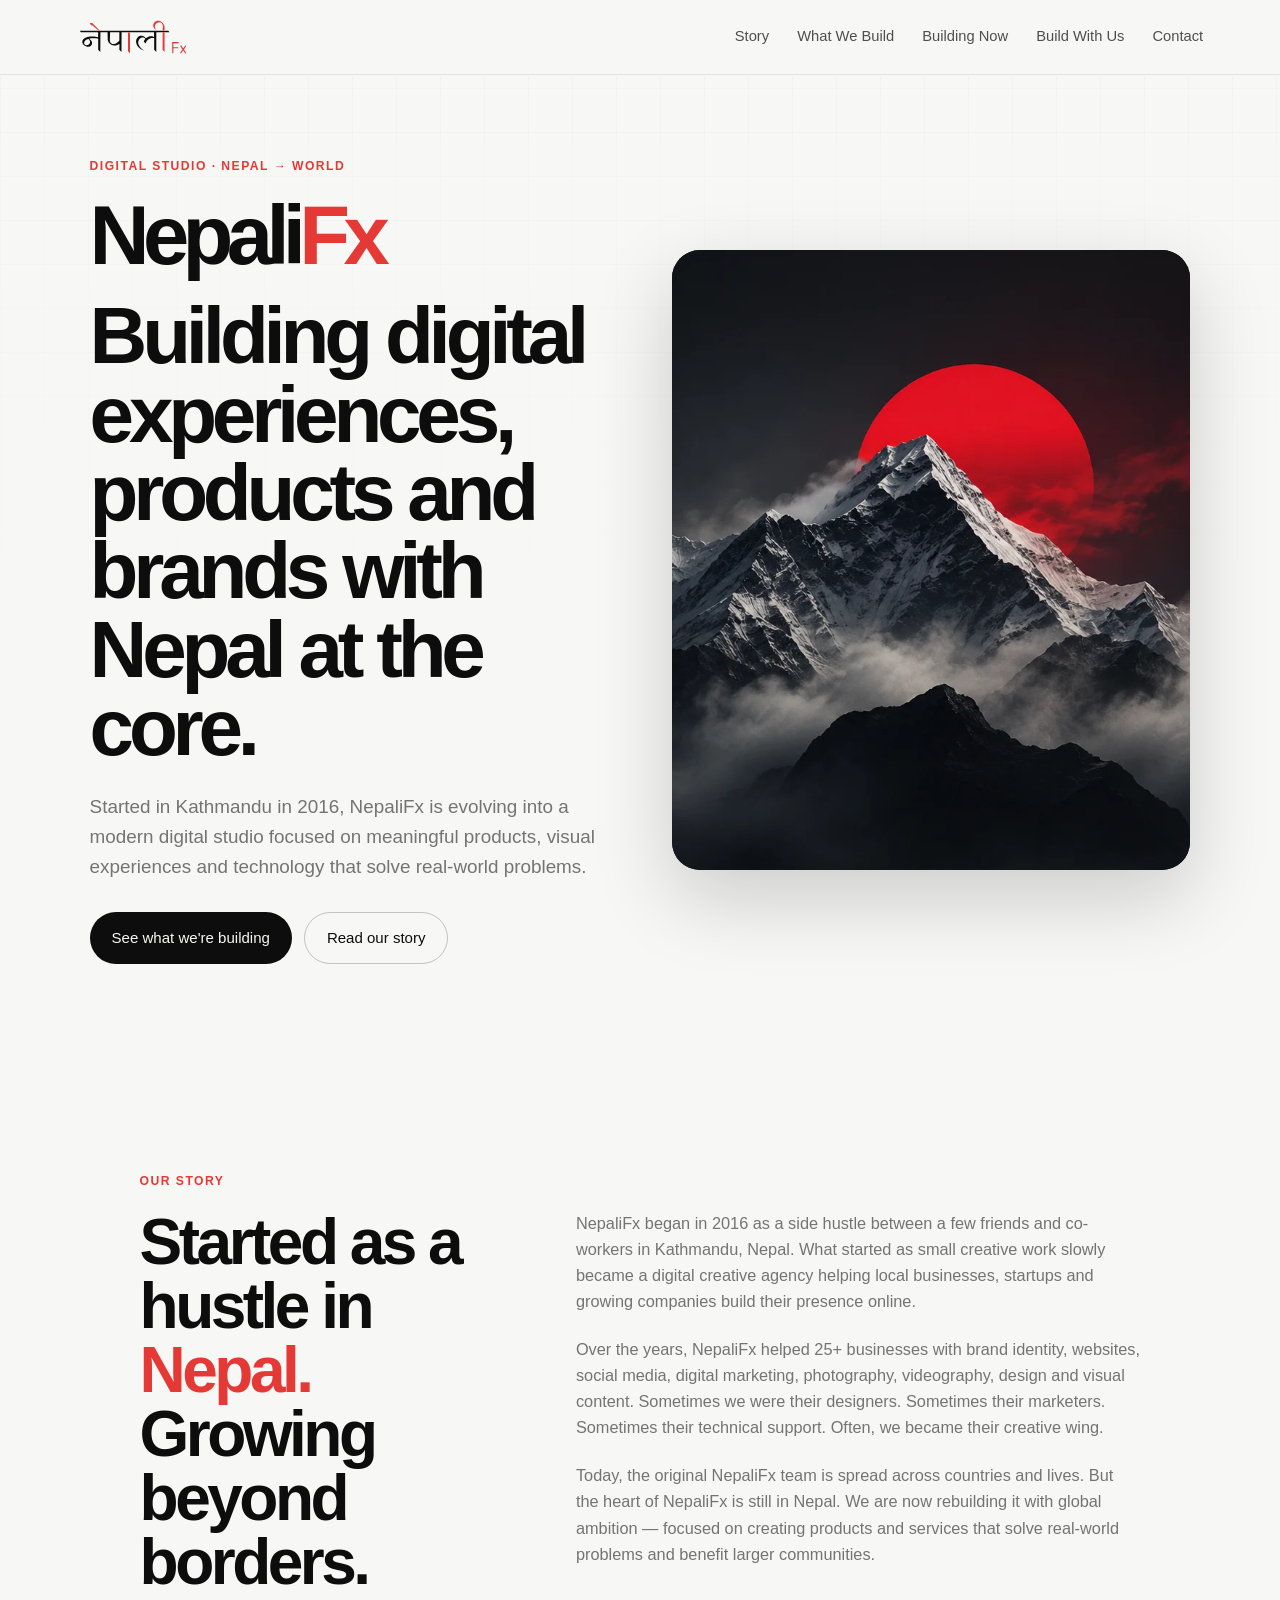
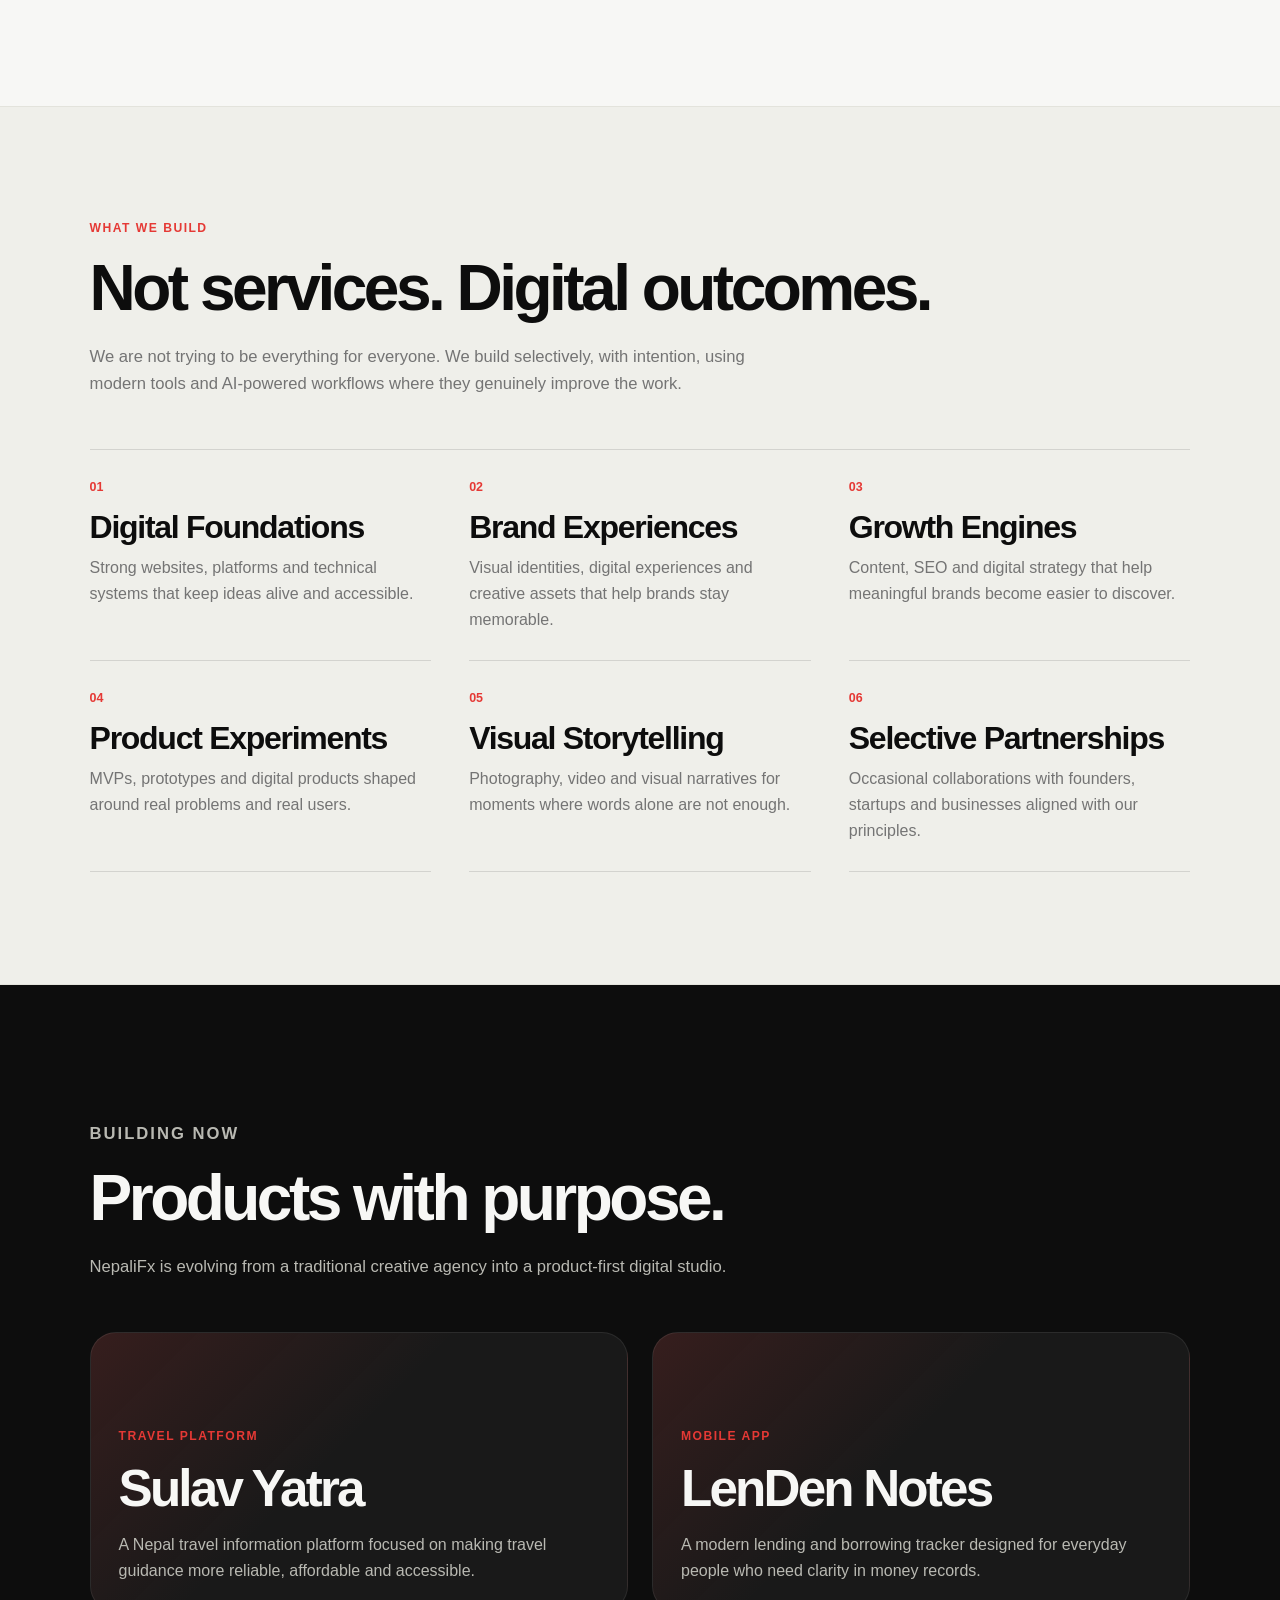
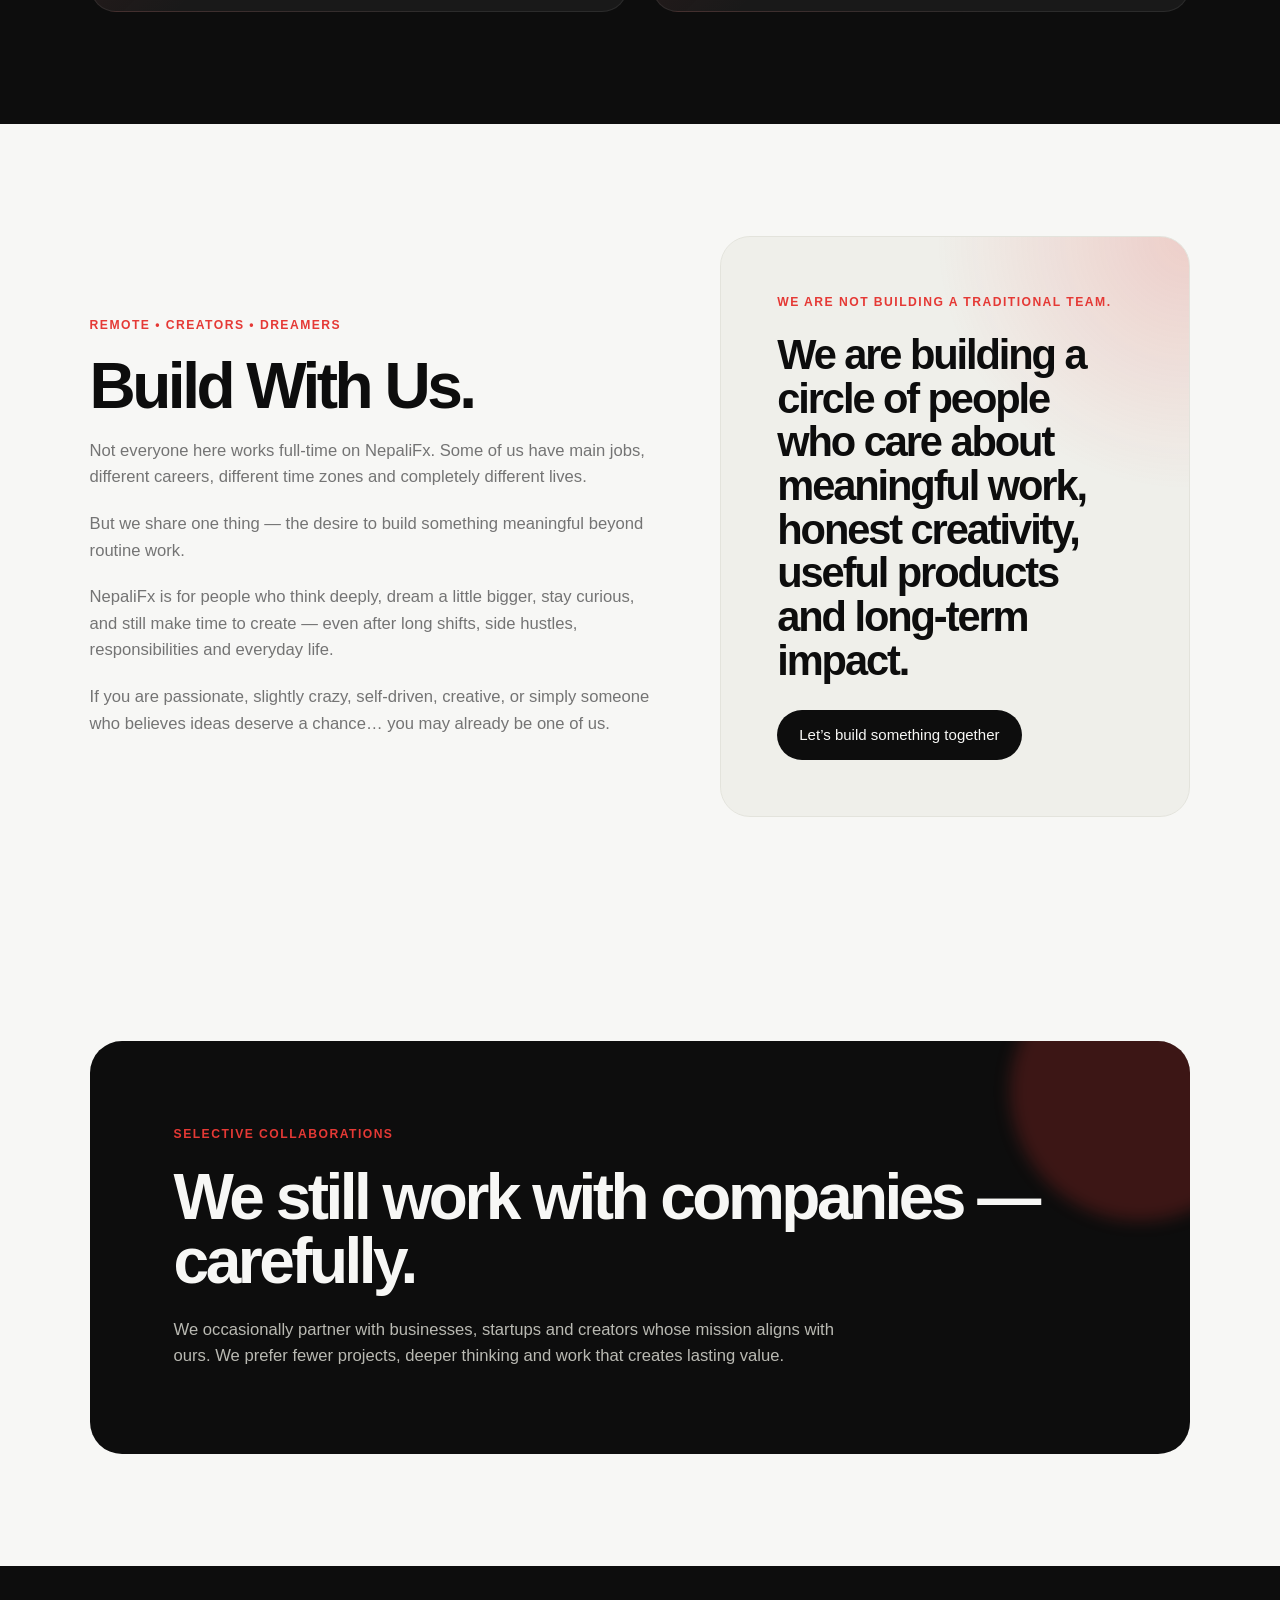
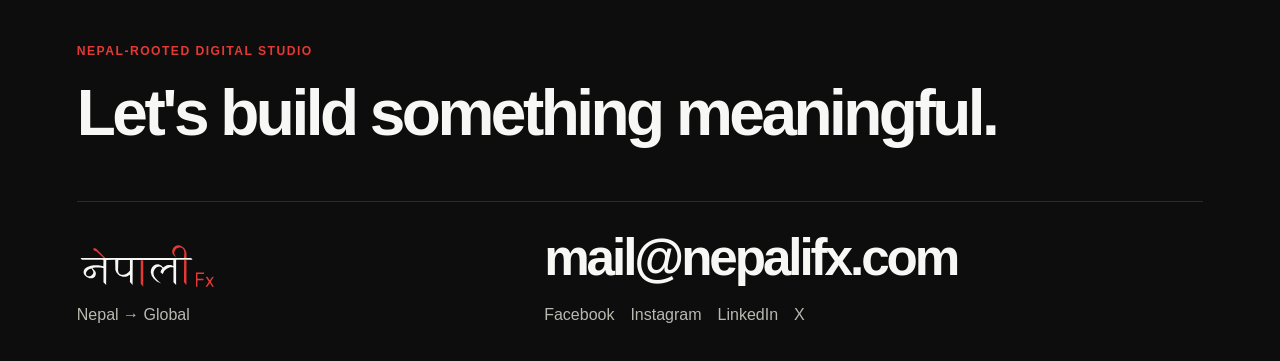
<file: index.html>
<!doctype html>
<html lang="en">
  <head>
    <meta charset="UTF-8" />
    <meta name="viewport" content="width=device-width, initial-scale=1.0" />
    <title>NepaliFx | Digital Products, Brands & Creative Studio</title>
    <meta
      name="description"
      content="NepaliFx is a Nepal-rooted digital studio building products, brands and meaningful digital experiences for businesses, startups and communities worldwide."
    />
    <meta name="author" content="NepaliFx" />
    <meta name="robots" content="index, follow" />
    <link rel="canonical" href="https://nepalifx.com/" />

    <meta property="og:site_name" content="NepaliFx" />
    <meta
      property="og:title"
      content="NepaliFx | Digital Products, Brands & Creative Studio"
    />
    <meta
      property="og:description"
      content="A Nepal-rooted digital studio building meaningful products, brands and digital experiences for the world."
    />
    <meta property="og:type" content="website" />
    <meta property="og:url" content="https://nepalifx.com/" />
    <meta
      property="og:image"
      content="https://nepalifx.com/assets/nepalifx-featured.webp"
    />
    <meta
      property="og:image:alt"
      content="NepaliFx brand identity and digital studio cover image"
    />
    <meta property="og:locale" content="en_GB" />

    <meta name="twitter:card" content="summary_large_image" />
    <meta
      name="twitter:title"
      content="NepaliFx | Digital Products, Brands & Creative Studio"
    />
    <meta
      name="twitter:description"
      content="A Nepal-rooted digital studio building meaningful products, brands and digital experiences for the world."
    />
    <meta
      name="twitter:image"
      content="https://nepalifx.com/assets/nepalifx-featured.webp"
    />
    <meta
      name="twitter:image:alt"
      content="NepaliFx brand identity and digital studio cover image"
    />

    <meta name="theme-color" content="#0d0d0d" />

    <link rel="icon" href="assets/nepalifx-favicon.svg" type="image/svg+xml" />
    <link rel="stylesheet" href="css/style.css" />
  </head>
  <body>
    <header class="site-header">
      <a class="brand" href="#top" aria-label="NepaliFx home">
        <img
          src="assets/nepalifx-logo-dark.svg"
          alt="NepaliFx"
          class="brand-logo"
        />
      </a>

      <button
        class="menu-toggle"
        type="button"
        aria-label="Open navigation menu"
        aria-expanded="false"
      >
        <span class="menu-icon" aria-hidden="true">☰</span>
      </button>

      <nav class="site-nav" id="site-nav" aria-label="Main navigation">
        <a href="#story">Story</a>
        <a href="#build">What We Build</a>
        <a href="#now">Building Now</a>
        <a href="#with-us">Build With Us</a>
        <a href="#contact">Contact</a>
      </nav>
    </header>

    <main id="top">
      <section class="hero">
        <div class="hero-copy">
          <p class="eyebrow">Digital studio · Nepal → World</p>
          <div class="hero-brand-mark">
            Nepali<span class="hero-fx">Fx</span>
          </div>
          <h1>
            Building digital experiences, products and brands with Nepal at the
            core.
          </h1>
          <p class="hero-text">
            Started in Kathmandu in 2016, NepaliFx is evolving into a modern
            digital studio focused on meaningful products, visual experiences
            and technology that solve real-world problems.
          </p>
          <div class="hero-actions">
            <a class="button button-dark" href="#build"
              >See what we're building</a
            >
            <a class="button button-light" href="#story">Read our story</a>
          </div>
        </div>

        <div class="hero-panel reveal" aria-hidden="true">
          <img
            src="assets/hero-cover.webp"
            alt="NepaliFx creative studio cover visual inspired by Nepal"
            class="hero-cover-image"
          />
        </div>
      </section>

      <section id="story" class="section story-section">
        <p class="section-label">Our story</p>
        <div class="story-grid">
          <h2>
            Started as a hustle in
            <span class="story-highlight">Nepal.</span> Growing beyond borders.
          </h2>
          <div class="story-content reveal">
            <p>
              NepaliFx began in 2016 as a side hustle between a few friends and
              co-workers in Kathmandu, Nepal. What started as small creative
              work slowly became a digital creative agency helping local
              businesses, startups and growing companies build their presence
              online.
            </p>
            <p>
              Over the years, NepaliFx helped 25+ businesses with brand
              identity, websites, social media, digital marketing, photography,
              videography, design and visual content. Sometimes we were their
              designers. Sometimes their marketers. Sometimes their technical
              support. Often, we became their creative wing.
            </p>
            <p>
              Today, the original NepaliFx team is spread across countries and
              lives. But the heart of NepaliFx is still in Nepal. We are now
              rebuilding it with global ambition — focused on creating products
              and services that solve real-world problems and benefit larger
              communities.
            </p>
          </div>
        </div>
      </section>

      <section id="build" class="section build-section">
        <p class="section-label">What we build</p>
        <div class="section-heading reveal">
          <h2>Not services. Digital outcomes.</h2>
          <p>
            We are not trying to be everything for everyone. We build
            selectively, with intention, using modern tools and AI-powered
            workflows where they genuinely improve the work.
          </p>
        </div>

        <div class="build-grid">
          <article class="build-card reveal">
            <span>01</span>
            <h3>Digital Foundations</h3>
            <p>
              Strong websites, platforms and technical systems that keep ideas
              alive and accessible.
            </p>
          </article>
          <article class="build-card reveal">
            <span>02</span>
            <h3>Brand Experiences</h3>
            <p>
              Visual identities, digital experiences and creative assets that
              help brands stay memorable.
            </p>
          </article>
          <article class="build-card reveal">
            <span>03</span>
            <h3>Growth Engines</h3>
            <p>
              Content, SEO and digital strategy that help meaningful brands
              become easier to discover.
            </p>
          </article>
          <article class="build-card reveal">
            <span>04</span>
            <h3>Product Experiments</h3>
            <p>
              MVPs, prototypes and digital products shaped around real problems
              and real users.
            </p>
          </article>
          <article class="build-card reveal">
            <span>05</span>
            <h3>Visual Storytelling</h3>
            <p>
              Photography, video and visual narratives for moments where words
              alone are not enough.
            </p>
          </article>
          <article class="build-card reveal">
            <span>06</span>
            <h3>Selective Partnerships</h3>
            <p>
              Occasional collaborations with founders, startups and businesses
              aligned with our principles.
            </p>
          </article>
        </div>
      </section>

      <section id="now" class="section now-section">
        <div class="now-header reveal">
          <p class="section-label">Building now</p>
          <h2>Products with purpose.</h2>
          <p>
            NepaliFx is evolving from a traditional creative agency into a
            product-first digital studio.
          </p>
        </div>

        <div class="project-grid">
          <article class="project-card reveal">
            <p class="project-type">Travel platform</p>
            <h3>Sulav Yatra</h3>
            <p>
              A Nepal travel information platform focused on making travel
              guidance more reliable, affordable and accessible.
            </p>
          </article>

          <article class="project-card reveal">
            <p class="project-type">Mobile app</p>
            <h3>LenDen Notes</h3>
            <p>
              A modern lending and borrowing tracker designed for everyday
              people who need clarity in money records.
            </p>
          </article>
        </div>
      </section>

      <section id="with-us" class="section with-us-section">
        <div class="with-us-grid">
          <div class="with-us-copy reveal">
            <p class="section-label">Remote • Creators • Dreamers</p>
            <h2>Build With Us.</h2>
            <p>
              Not everyone here works full-time on NepaliFx. Some of us have
              main jobs, different careers, different time zones and completely
              different lives.
            </p>
            <p>
              But we share one thing — the desire to build something meaningful
              beyond routine work.
            </p>
            <p>
              NepaliFx is for people who think deeply, dream a little bigger,
              stay curious, and still make time to create — even after long
              shifts, side hustles, responsibilities and everyday life.
            </p>
            <p>
              If you are passionate, slightly crazy, self-driven, creative, or
              simply someone who believes ideas deserve a chance… you may
              already be one of us.
            </p>
          </div>

          <div class="with-us-cta reveal">
            <p>We are not building a traditional team.</p>
            <h3>
              We are building a circle of people who care about meaningful work,
              honest creativity, useful products and long-term impact.
            </h3>
            <a class="button button-dark" href="mailto:mail@nepalifx.com"
              >Let’s build something together</a
            >
          </div>
        </div>
      </section>

      <section class="section collaboration-section">
        <div class="collab-box reveal">
          <p class="eyebrow">Selective collaborations</p>
          <h2>We still work with companies — carefully.</h2>
          <p>
            We occasionally partner with businesses, startups and creators whose
            mission aligns with ours. We prefer fewer projects, deeper thinking
            and work that creates lasting value.
          </p>
        </div>
      </section>
    </main>

    <footer id="contact" class="site-footer">
      <div class="footer-top">
        <p class="footer-label">Nepal-rooted digital studio</p>
        <h2>Let's build something meaningful.</h2>
      </div>

      <div class="footer-bottom">
        <div>
          <img
            src="assets/nepalifx-logo-light.svg"
            alt="NepaliFx"
            class="footer-logo"
          />
          <p>Nepal → Global</p>
        </div>

        <div class="footer-contact">
          <a href="mailto:mail@nepalifx.com">mail@nepalifx.com</a>

          <div class="footer-links">
            <a
              href="https://www.facebook.com/nepalifx"
              target="_blank"
              rel="noopener noreferrer"
              >Facebook</a
            >

            <a
              href="https://www.instagram.com/nepalifx"
              target="_blank"
              rel="noopener noreferrer"
              >Instagram</a
            >

            <a
              href="https://www.linkedin.com/company/nepalifx/"
              target="_blank"
              rel="noopener noreferrer"
              >LinkedIn</a
            >

            <a
              href="https://x.com/nepalifx"
              target="_blank"
              rel="noopener noreferrer"
              >X</a
            >
          </div>
        </div>
      </div>
    </footer>

    <script src="js/script.js"></script>
  </body>
</html>
</file>
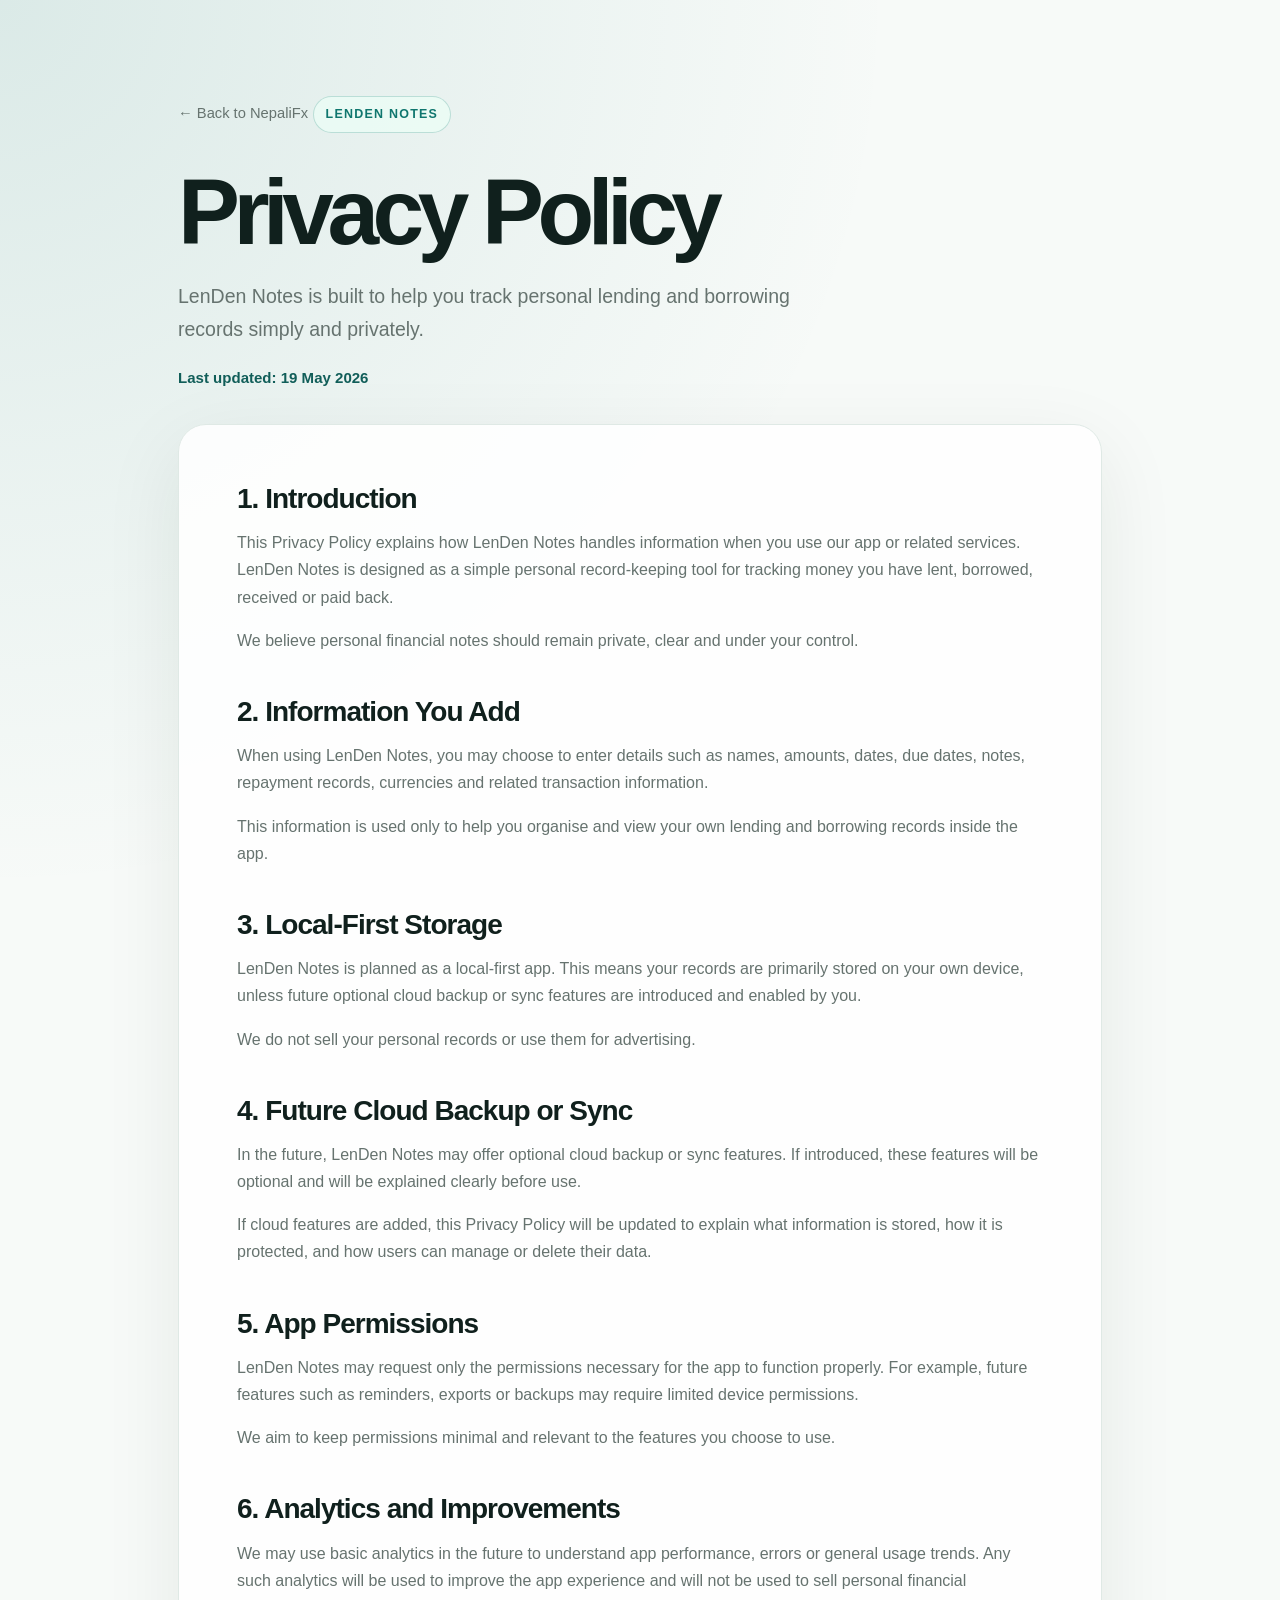
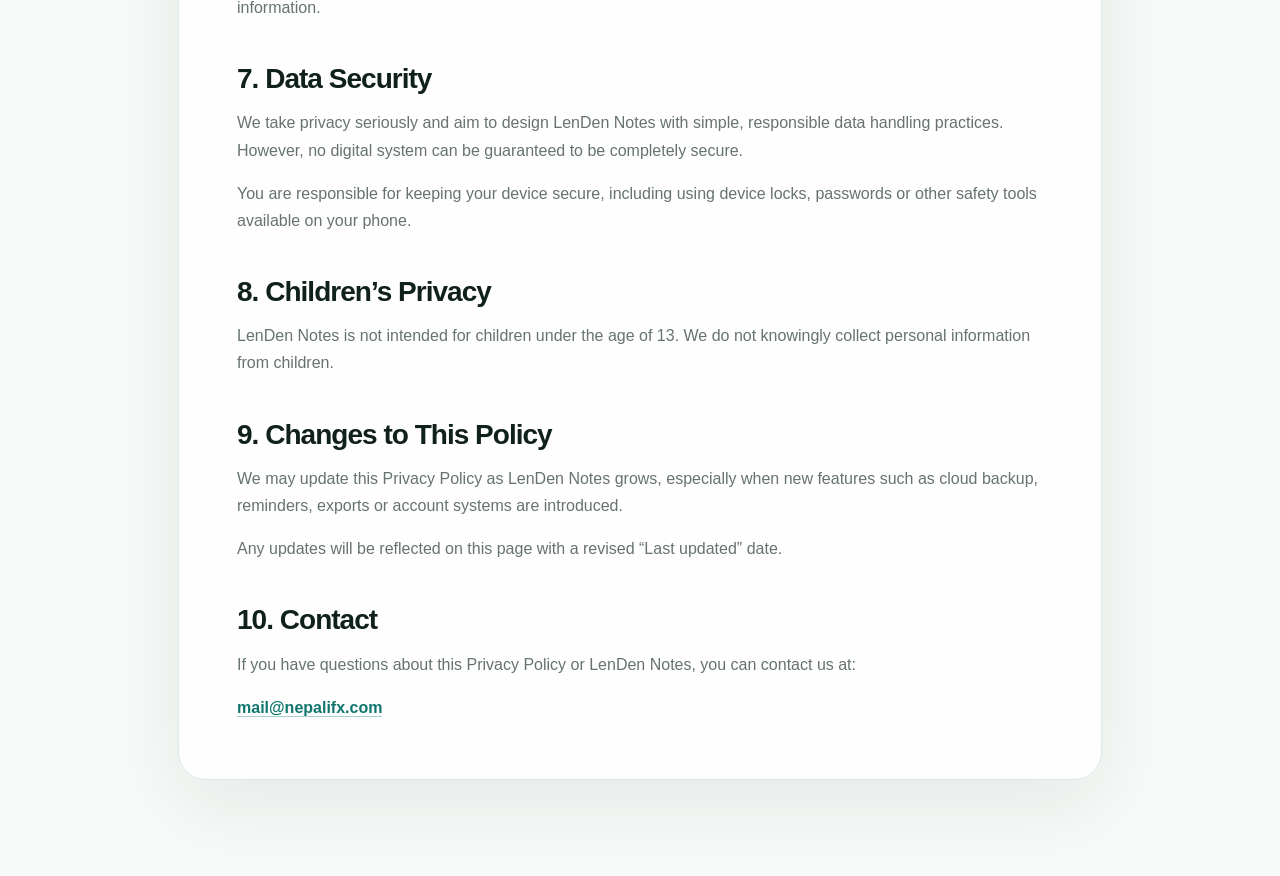
<file: lenden-notes/privacy-policy.html>
<!doctype html>
<html lang="en">
  <head>
    <meta charset="UTF-8" />
    <meta name="viewport" content="width=device-width, initial-scale=1.0" />
    <title>Privacy Policy | LenDen Notes</title>
    <meta
      name="description"
      content="Privacy Policy for LenDen Notes, a simple personal lending and borrowing tracker app."
    />
    <meta name="robots" content="index, follow" />
    <link
      rel="canonical"
      href="https://nepalifx.com/lenden-notes/privacy-policy.html"
    />
    <link rel="stylesheet" href="css/privacy.css" />
  </head>

  <body>
    <main class="privacy-page">
      <section class="privacy-hero">
        <a class="back-link" href="/">← Back to NepaliFx</a>
        <p class="eyebrow">LenDen Notes</p>
        <h1>Privacy Policy</h1>
        <p class="hero-text">
          LenDen Notes is built to help you track personal lending and borrowing
          records simply and privately.
        </p>
        <p class="updated">Last updated: 19 May 2026</p>
      </section>

      <section class="privacy-card">
        <h2>1. Introduction</h2>
        <p>
          This Privacy Policy explains how LenDen Notes handles information when
          you use our app or related services. LenDen Notes is designed as a
          simple personal record-keeping tool for tracking money you have lent,
          borrowed, received or paid back.
        </p>
        <p>
          We believe personal financial notes should remain private, clear and
          under your control.
        </p>

        <h2>2. Information You Add</h2>
        <p>
          When using LenDen Notes, you may choose to enter details such as
          names, amounts, dates, due dates, notes, repayment records, currencies
          and related transaction information.
        </p>
        <p>
          This information is used only to help you organise and view your own
          lending and borrowing records inside the app.
        </p>

        <h2>3. Local-First Storage</h2>
        <p>
          LenDen Notes is planned as a local-first app. This means your records
          are primarily stored on your own device, unless future optional cloud
          backup or sync features are introduced and enabled by you.
        </p>
        <p>We do not sell your personal records or use them for advertising.</p>

        <h2>4. Future Cloud Backup or Sync</h2>
        <p>
          In the future, LenDen Notes may offer optional cloud backup or sync
          features. If introduced, these features will be optional and will be
          explained clearly before use.
        </p>
        <p>
          If cloud features are added, this Privacy Policy will be updated to
          explain what information is stored, how it is protected, and how users
          can manage or delete their data.
        </p>

        <h2>5. App Permissions</h2>
        <p>
          LenDen Notes may request only the permissions necessary for the app to
          function properly. For example, future features such as reminders,
          exports or backups may require limited device permissions.
        </p>
        <p>
          We aim to keep permissions minimal and relevant to the features you
          choose to use.
        </p>

        <h2>6. Analytics and Improvements</h2>
        <p>
          We may use basic analytics in the future to understand app
          performance, errors or general usage trends. Any such analytics will
          be used to improve the app experience and will not be used to sell
          personal financial information.
        </p>

        <h2>7. Data Security</h2>
        <p>
          We take privacy seriously and aim to design LenDen Notes with simple,
          responsible data handling practices. However, no digital system can be
          guaranteed to be completely secure.
        </p>
        <p>
          You are responsible for keeping your device secure, including using
          device locks, passwords or other safety tools available on your phone.
        </p>

        <h2>8. Children’s Privacy</h2>
        <p>
          LenDen Notes is not intended for children under the age of 13. We do
          not knowingly collect personal information from children.
        </p>

        <h2>9. Changes to This Policy</h2>
        <p>
          We may update this Privacy Policy as LenDen Notes grows, especially
          when new features such as cloud backup, reminders, exports or account
          systems are introduced.
        </p>
        <p>
          Any updates will be reflected on this page with a revised “Last
          updated” date.
        </p>

        <h2>10. Contact</h2>
        <p>
          If you have questions about this Privacy Policy or LenDen Notes, you
          can contact us at:
        </p>
        <p>
          <a href="mailto:mail@nepalifx.com">mail@nepalifx.com</a>
        </p>
      </section>
    </main>
  </body>
</html>
</file>
<file: css/style.css>
:root {
  --black: #0d0d0d;
  --black-soft: #151515;
  --red: #e53935;
  --white: #f7f7f5;
  --white-soft: #efefea;
  --gray: #747474;
  --gray-light: #b9b9b2;
  --border: #e3e3dc;
  --max-width: 1180px;
}

* {
  margin: 0;
  padding: 0;
  box-sizing: border-box;
}

html {
  scroll-behavior: smooth;
}

body {
  font-family: Arial, Helvetica, sans-serif;
  background: var(--white);
  color: var(--black);
  line-height: 1.6;
  overflow-x: hidden;
}

body::before {
  content: "";
  position: fixed;
  inset: 0;
  pointer-events: none;
  background-image:
    linear-gradient(rgba(13, 13, 13, 0.035) 1px, transparent 1px),
    linear-gradient(90deg, rgba(13, 13, 13, 0.035) 1px, transparent 1px);
  background-size: 44px 44px;
  mask-image: linear-gradient(to bottom, rgba(0, 0, 0, 0.5), transparent 70%);
  z-index: -1;
}

a {
  text-decoration: none;
  color: inherit;
}

.section {
  padding: 88px 6%;
}

/* HEADER */
.site-header {
  position: sticky;
  top: 0;
  z-index: 100;
  display: flex;
  justify-content: space-between;
  align-items: center;
  gap: 24px;
  flex-wrap: wrap;
  padding: 18px 6%;
  background: rgba(247, 247, 245, 0.86);
  border-bottom: 1px solid rgba(13, 13, 13, 0.08);
  backdrop-filter: blur(16px);
}

.brand {
  display: inline-flex;
  align-items: center;
  width: 112px;
}

.brand-logo {
  width: 100%;
  height: auto;
  display: block;
}

.site-nav {
  display: none;
  width: 100%;
  flex-direction: column;
  gap: 0;
  color: rgba(13, 13, 13, 0.72);
  font-size: 1rem;
  padding-top: 16px;
}

.site-nav a {
  padding: 14px 0;
  border-top: 1px solid rgba(13, 13, 13, 0.08);
  transition: color 0.25s ease;
}

.site-nav a:hover {
  color: var(--red);
}

.active-link {
  color: var(--red);
}

.site-nav.is-open {
  display: flex;
}
.menu-toggle {
  display: inline-flex;
  align-items: center;
  justify-content: center;
  border: none;
  background: transparent;
  color: var(--black);
  padding: 4px;
  cursor: pointer;
}

.menu-icon {
  color: var(--red);
  font-size: 2rem;
  line-height: 1;
  font-weight: 500;
}

/* HERO */
.hero {
  min-height: auto;
  padding: 64px 6% 72px;
  display: grid;
  grid-template-columns: 1fr;
  gap: 34px;
  align-items: center;
  max-width: 1500px;
  margin: 0 auto;
}

.hero-copy {
  max-width: 760px;
}

.eyebrow,
.section-label,
.footer-label,
.project-type {
  color: var(--red);
  text-transform: uppercase;
  letter-spacing: 0.12em;
  font-size: 0.76rem;
  font-weight: 700;
}

.eyebrow {
  margin-bottom: 20px;
}

.hero-brand-mark {
  font-size: clamp(2.8rem, 10vw, 5.2rem);
  line-height: 0.95;
  font-weight: 900;
  letter-spacing: -0.08em;
  margin-bottom: 22px;
}

.hero-fx,
.story-highlight {
  color: var(--red);
}

.hero h1 {
  max-width: 720px;
  font-size: clamp(2.2rem, 7vw, 5rem);
  line-height: 0.98;
  letter-spacing: -0.065em;
  margin-bottom: 24px;
}

.hero-text {
  max-width: 620px;
  color: var(--gray);
  font-size: clamp(1rem, 2.5vw, 1.18rem);
  margin-bottom: 30px;
}

.hero-actions {
  display: flex;
  flex-wrap: wrap;
  gap: 12px;
}

.button {
  display: inline-flex;
  align-items: center;
  justify-content: center;
  min-height: 48px;
  padding: 13px 22px;
  border-radius: 999px;
  font-size: 0.94rem;
  transition:
    transform 0.25s ease,
    background 0.25s ease,
    color 0.25s ease,
    border-color 0.25s ease;
}

.button:hover {
  transform: translateY(-2px);
}

.button-dark {
  background: var(--black);
  color: var(--white);
}

.button-dark:hover {
  background: var(--red);
}

.button-light {
  border: 1px solid rgba(13, 13, 13, 0.22);
  color: var(--black);
}

.button-light:hover {
  border-color: var(--red);
  color: var(--red);
}

.hero-panel {
  width: 100%;
  min-height: 360px;
  border-radius: 28px;
  overflow: hidden;
  background: var(--black);
  box-shadow: 0 28px 80px rgba(13, 13, 13, 0.18);
}

.hero-cover-image {
  width: 100%;
  height: 100%;
  min-height: 360px;
  display: block;
  object-fit: cover;
  object-position: center right;
  transition: transform 0.2s linear;
}

/* STORY */
.story-section {
  max-width: var(--max-width);
  margin: 0 auto;
}

.section-label {
  margin-bottom: 18px;
}

.story-grid {
  display: grid;
  grid-template-columns: 1fr;
  gap: 28px;
}

.section h2,
.story-grid h2,
.section-heading h2,
.now-header h2,
.with-us-copy h2,
.collab-box h2,
.footer-top h2 {
  font-size: clamp(1.9rem, 5vw, 4.2rem);
  line-height: 1;
  letter-spacing: -0.055em;
}

.story-content {
  color: var(--gray);
  font-size: 1.02rem;
}

.story-content p {
  margin-bottom: 22px;
}

.story-content p:last-child {
  margin-bottom: 0;
}

/* WHAT WE BUILD */
.build-section {
  background: var(--white-soft);
  border-top: 1px solid var(--border);
  border-bottom: 1px solid var(--border);
}

.section-heading {
  max-width: var(--max-width);
  margin: 0 auto;
}

.section-heading p,
.now-header p {
  max-width: 690px;
  margin-top: 24px;
  color: var(--gray);
  font-size: 1.04rem;
}

.build-grid {
  max-width: var(--max-width);
  margin: 52px auto 0;
  display: grid;
  grid-template-columns: 1fr;
  border-top: 1px solid rgba(13, 13, 13, 0.12);
}

.build-card {
  padding: 28px 0;
  border-bottom: 1px solid rgba(13, 13, 13, 0.12);
  transition: transform 0.25s ease;
}

.build-card:hover {
  transform: translateX(6px);
}

.build-card span {
  display: block;
  color: var(--red);
  font-size: 0.78rem;
  font-weight: 700;
  margin-bottom: 12px;
}

.build-card h3 {
  font-size: clamp(1.35rem, 4vw, 2rem);
  line-height: 1.1;
  letter-spacing: -0.04em;
  margin-bottom: 10px;
}

.build-card p {
  color: var(--gray);
  max-width: 520px;
}

/* BUILDING NOW */
.now-section {
  background: var(--black);
  color: var(--white);
}

.now-header {
  max-width: var(--max-width);
  margin: 0 auto;
}

.now-header p {
  color: var(--gray-light);
}

.project-grid {
  max-width: var(--max-width);
  margin: 52px auto 0;
  display: grid;
  grid-template-columns: 1fr;
  gap: 18px;
}

.project-card {
  min-height: 280px;
  padding: 28px;
  border-radius: 26px;
  background:
    linear-gradient(135deg, rgba(229, 57, 53, 0.14), transparent 45%), #191919;
  border: 1px solid rgba(255, 255, 255, 0.08);
  display: flex;
  flex-direction: column;
  justify-content: flex-end;
  transition:
    transform 0.25s ease,
    border-color 0.25s ease;
}

.project-card:hover {
  transform: translateY(-6px);
  border-color: rgba(229, 57, 53, 0.6);
}

.project-type {
  margin-bottom: 18px;
}

.project-card h3 {
  font-size: clamp(1.7rem, 5vw, 3.2rem);
  line-height: 0.98;
  letter-spacing: -0.055em;
  margin-bottom: 18px;
}

.project-card p:last-child {
  color: var(--gray-light);
  max-width: 520px;
}

/* BUILD WITH US */
.with-us-section {
  background: var(--white);
  position: relative;
}

.with-us-grid {
  max-width: var(--max-width);
  margin: 0 auto;
  display: grid;
  grid-template-columns: 1fr;
  gap: 38px;
}

.with-us-copy {
  max-width: 760px;
}

.with-us-copy p:not(.section-label) {
  color: var(--gray);
  font-size: 1.04rem;
  margin-top: 20px;
}

.with-us-cta {
  background:
    radial-gradient(
      circle at top right,
      rgba(229, 57, 53, 0.18),
      transparent 34%
    ),
    var(--white-soft);
  border: 1px solid var(--border);
  border-radius: 30px;
  padding: clamp(28px, 5vw, 56px);
  align-self: start;
}

.with-us-cta p {
  color: var(--red);
  text-transform: uppercase;
  letter-spacing: 0.12em;
  font-size: 0.76rem;
  font-weight: 700;
  margin-bottom: 20px;
}

.with-us-cta h3 {
  font-size: clamp(1.45rem, 4vw, 2.6rem);
  line-height: 1.05;
  letter-spacing: -0.05em;
  margin-bottom: 28px;
}

.with-us-cta .button {
  background: var(--black);
  color: var(--white);
}

.with-us-cta .button:hover {
  background: var(--red);
}

/* COLLAB SECTION */
.collaboration-section {
  background: var(--white);
}

.collab-box {
  max-width: var(--max-width);
  margin: 0 auto;
  background: var(--black);
  color: var(--white);
  padding: clamp(36px, 8vw, 84px);
  border-radius: 32px;
  position: relative;
  overflow: hidden;
}

.collab-box::after {
  content: "";
  position: absolute;
  width: 260px;
  height: 260px;
  border-radius: 999px;
  background: rgba(229, 57, 53, 0.22);
  right: -80px;
  top: -80px;
  filter: blur(8px);
}

.collab-box > * {
  position: relative;
  z-index: 1;
}

.collab-box p:last-child {
  max-width: 700px;
  color: var(--gray-light);
  margin-top: 24px;
  font-size: 1.04rem;
}

/* FOOTER */
.site-footer {
  background: var(--black);
  color: var(--white);
  padding: 76px 6% 34px;
}

.footer-top,
.footer-bottom {
  max-width: var(--max-width);
  margin: 0 auto;
}

.footer-top {
  padding-bottom: 56px;
  border-bottom: 1px solid rgba(255, 255, 255, 0.12);
}

.footer-label {
  margin-bottom: 20px;
}

.footer-bottom {
  padding-top: 30px;
  display: grid;
  grid-template-columns: 1fr;
  gap: 28px;
  color: var(--gray-light);
}

.footer-logo {
  width: 140px;
  height: auto;
  display: block;
  margin-bottom: 12px;
}

.footer-contact {
  display: flex;
  flex-direction: column;
  gap: 18px;
}

.footer-contact > a {
  color: var(--white);
  font-size: clamp(1.4rem, 8vw, 3.2rem);
  line-height: 1;
  letter-spacing: -0.06em;
  font-weight: 800;
}

.footer-contact > a:hover,
.footer-links a:hover {
  color: var(--red);
}

.footer-links {
  display: flex;
  flex-wrap: wrap;
  gap: 16px;
}

.footer-links a {
  color: var(--gray-light);
  transition: color 0.25s ease;
}

/* REVEAL ANIMATION */
.reveal {
  opacity: 0;
  transform: translateY(32px);
  transition:
    opacity 0.8s ease,
    transform 0.8s ease;
}

.reveal.active {
  opacity: 1;
  transform: translateY(0);
}

/* TABLET */
@media (min-width: 700px) {
  .section {
    padding: 112px 7%;
  }

  .hero {
    padding: 86px 7% 96px;
  }

  .build-grid {
    grid-template-columns: repeat(2, 1fr);
    gap: 0 36px;
  }

  .project-grid {
    grid-template-columns: repeat(2, 1fr);
    gap: 24px;
  }

  .footer-bottom {
    grid-template-columns: 0.8fr 1.2fr;
    align-items: end;
  }
}

/* LAPTOP */
@media (min-width: 1000px) {
  .menu-toggle {
    display: none;
  }

  .site-nav {
    display: flex;
    width: auto;
    flex-direction: row;
    gap: 28px;
    padding-top: 0;
    font-size: 0.92rem;
  }

  .site-nav a {
    padding: 0;
    border-top: 0;
  }

  .hero {
    min-height: calc(100vh - 72px);
    grid-template-columns: 1fr 1fr;
    gap: 64px;
    padding-top: 82px;
  }

  .hero-panel {
    min-height: 620px;
  }

  .hero-cover-image {
    min-height: 620px;
  }

  .story-grid {
    grid-template-columns: 0.8fr 1.2fr;
    gap: 60px;
    align-items: start;
  }

  .build-grid {
    grid-template-columns: repeat(3, 1fr);
    gap: 0 38px;
  }
  .with-us-grid {
    grid-template-columns: 1.1fr 0.9fr;
    gap: 56px;
    align-items: center;
  }
}

/* WIDE */
@media (min-width: 1300px) {
  .hero {
    gap: 72px;
  }
}
</file>
<file: lenden-notes/css/privacy.css>
:root {
  --teal: #0f766e;
  --teal-dark: #115e59;
  --teal-soft: #ecfdf5;
  --ink: #10201d;
  --muted: #66736f;
  --paper: #ffffff;
  --background: #f7faf8;
  --border: #dfe9e5;
}

* {
  margin: 0;
  padding: 0;
  box-sizing: border-box;
}

html {
  scroll-behavior: smooth;
}

body {
  font-family: Arial, Helvetica, sans-serif;
  background:
    radial-gradient(
      circle at top left,
      rgba(15, 118, 110, 0.12),
      transparent 32%
    ),
    var(--background);
  color: var(--ink);
  line-height: 1.7;
}

a {
  color: var(--teal);
  text-decoration: none;
}

a:hover {
  color: var(--teal-dark);
}

.privacy-page {
  width: min(100%, 980px);
  margin: 0 auto;
  padding: 28px 18px 72px;
}

.privacy-hero {
  padding: 42px 0 34px;
}

.back-link {
  display: inline-flex;
  align-items: center;
  gap: 6px;
  color: var(--muted);
  font-size: 0.92rem;
  margin-bottom: 42px;
  transition: color 0.2s ease;
}

.back-link:hover {
  color: var(--teal);
}

.eyebrow {
  display: inline-flex;
  align-items: center;
  padding: 7px 12px;
  border: 1px solid rgba(15, 118, 110, 0.22);
  border-radius: 999px;
  background: rgba(236, 253, 245, 0.8);
  color: var(--teal);
  font-size: 0.78rem;
  font-weight: 700;
  letter-spacing: 0.1em;
  text-transform: uppercase;
  margin-bottom: 22px;
}

h1 {
  max-width: 760px;
  font-size: clamp(2.6rem, 9vw, 5.8rem);
  line-height: 0.95;
  letter-spacing: -0.07em;
  margin-bottom: 24px;
}

.hero-text {
  max-width: 680px;
  color: var(--muted);
  font-size: clamp(1.04rem, 2.5vw, 1.22rem);
  margin-bottom: 18px;
}

.updated {
  color: var(--teal-dark);
  font-size: 0.94rem;
  font-weight: 700;
}

.privacy-card {
  background: rgba(255, 255, 255, 0.88);
  border: 1px solid var(--border);
  border-radius: 28px;
  padding: clamp(28px, 6vw, 58px);
  box-shadow: 0 24px 80px rgba(16, 32, 29, 0.08);
}

.privacy-card h2 {
  font-size: clamp(1.28rem, 3vw, 1.75rem);
  line-height: 1.15;
  letter-spacing: -0.035em;
  margin-top: 42px;
  margin-bottom: 14px;
}

.privacy-card h2:first-child {
  margin-top: 0;
}

.privacy-card p {
  color: var(--muted);
  font-size: 1rem;
  margin-bottom: 16px;
}

.privacy-card p:last-child {
  margin-bottom: 0;
}

.privacy-card a {
  font-weight: 700;
  border-bottom: 1px solid rgba(15, 118, 110, 0.35);
}

.privacy-card a:hover {
  border-bottom-color: var(--teal-dark);
}

@media (min-width: 760px) {
  .privacy-page {
    padding: 42px 28px 96px;
  }

  .privacy-hero {
    padding-top: 54px;
  }
}

@media (prefers-reduced-motion: reduce) {
  html {
    scroll-behavior: auto;
  }

  *,
  *::before,
  *::after {
    transition-duration: 0.01ms !important;
    animation-duration: 0.01ms !important;
    animation-iteration-count: 1 !important;
  }
}
</file>
